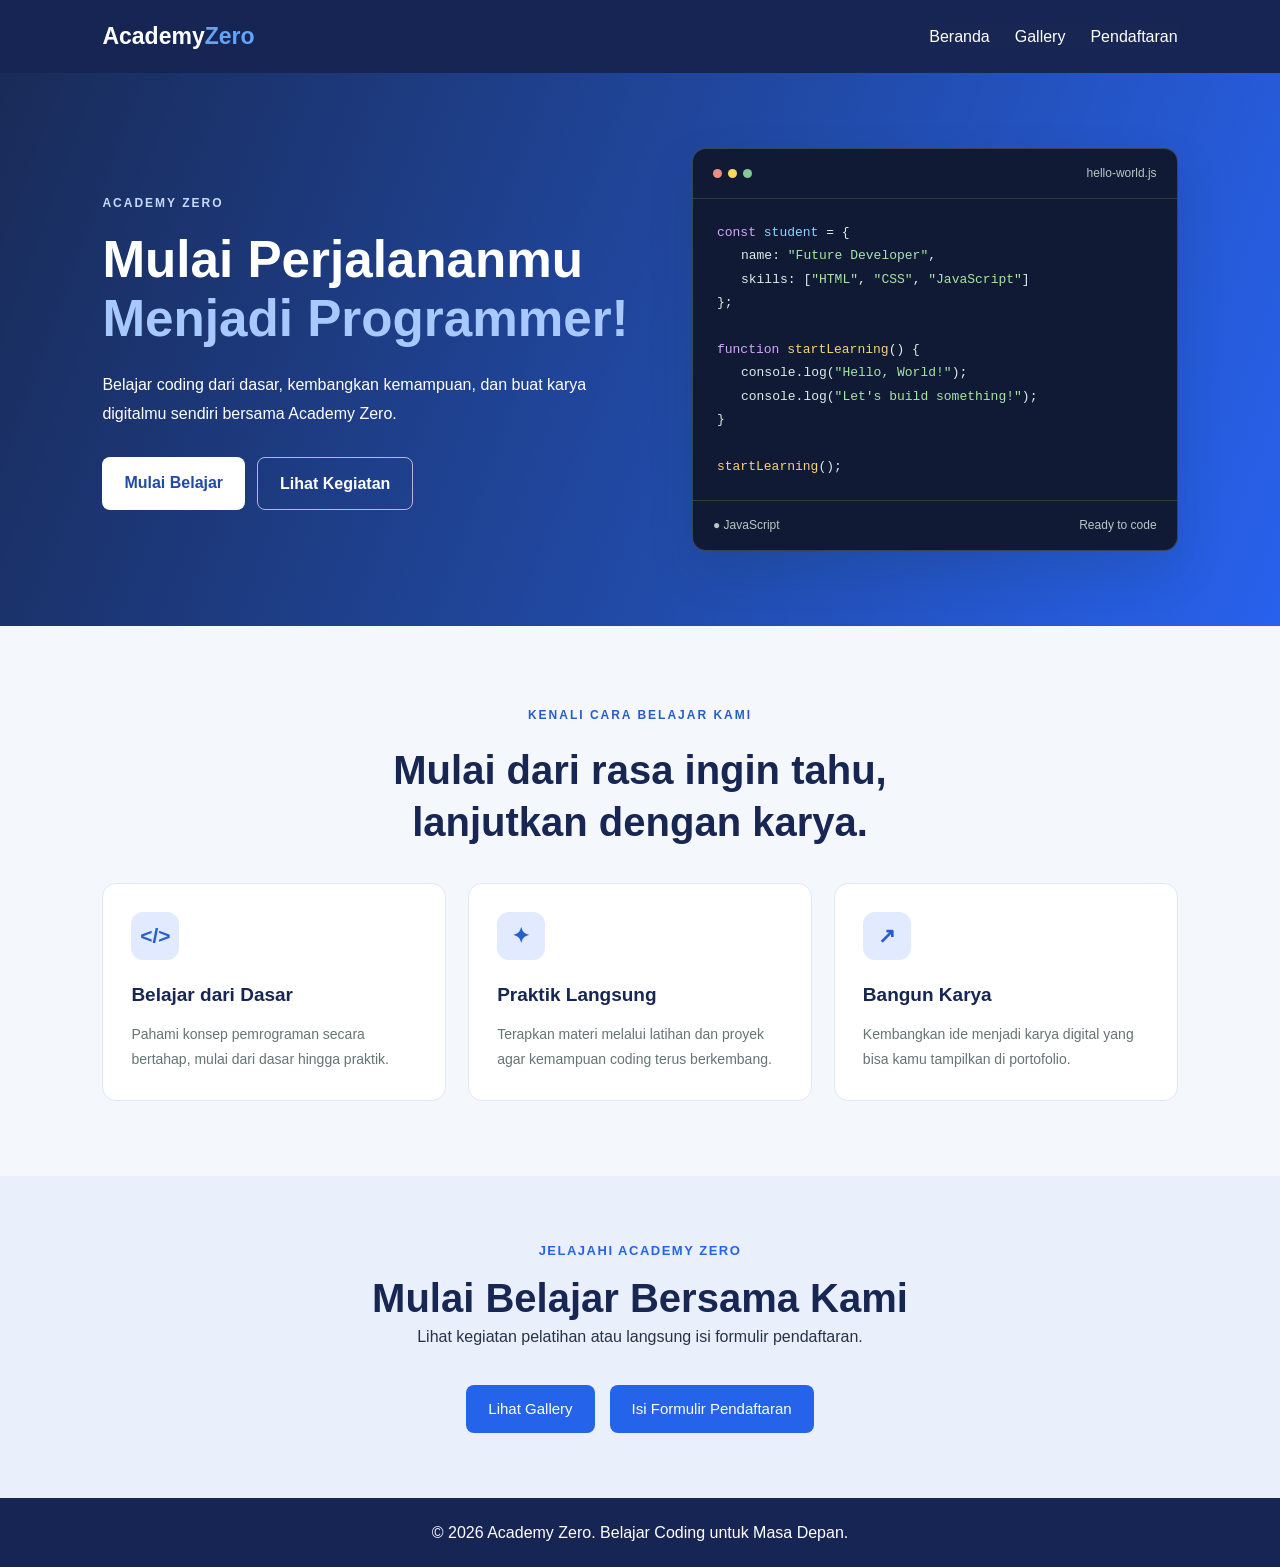
<file: index.html>
<!DOCTYPE html>
<html lang="id">
<head>
    <meta charset="UTF-8">
    <meta name="viewport" content="width=device-width, initial-scale=1.0">
    <title>Beranda | Academy Zero</title>
    <link rel="stylesheet" href="style.css">
</head>
<body>
    <header class="header">
        <div class="logo">Academy<span>Zero</span></div>
        <nav>
            <a href="index.html">Beranda</a>
            <a href="gallery.html">Gallery</a>
            <a href="pendaftaran.html">Pendaftaran</a>
        </nav>
    </header>

    <!-- HERO SECTION -->
    <section class="hero">
        <div class="hero-content">
            <span class="hero-label">ACADEMY ZERO</span>

            <h1>
                Mulai Perjalananmu
                <span>Menjadi Programmer!</span>
            </h1>

            <p>
                Belajar coding dari dasar, kembangkan kemampuan,
                dan buat karya digitalmu sendiri bersama Academy Zero.
            </p>

            <div class="hero-buttons">
                <a href="pendaftaran.html" class="btn-primary">
                    Mulai Belajar
                </a>

                <a href="gallery.html" class="btn-secondary">
                    Lihat Kegiatan
                </a>
            </div>
        </div>

        <!-- PANEL KODE -->
        <div class="code-window">
            <div class="code-header">
                <div class="code-dots">
                    <span></span>
                    <span></span>
                    <span></span>
                </div>
                <span>hello-world.js</span>
            </div>

            <div class="code-body">
                <p><span class="code-purple">const</span>
                    <span class="code-blue">student</span> = {</p>
                <p class="code-indent">
                    name: <span class="code-green">"Future Developer"</span>,
                </p>
                <p class="code-indent">
                    skills: [<span class="code-green">"HTML"</span>,
                    <span class="code-green">"CSS"</span>,
                    <span class="code-green">"JavaScript"</span>]
                </p>
                <p>};</p>
                <br>
                <p><span class="code-purple">function</span>
                    <span class="code-yellow">startLearning</span>() {</p>
                <p class="code-indent">
                    console.log(<span class="code-green">"Hello, World!"</span>);
                </p>
                <p class="code-indent">
                    console.log(<span class="code-green">"Let's build something!"</span>);
                </p>
                <p>}</p>
                <br>
                <p><span class="code-yellow">startLearning</span>();</p>
            </div>

            <div class="code-footer">
                <span>● JavaScript</span>
                <span>Ready to code</span>
            </div>
        </div>
    </section>

    <!-- FITUR BELAJAR -->
    <section class="learning-section">
        <div class="section-heading">
            <span class="section-label">KENALI CARA BELAJAR KAMI</span>
            <h2>Mulai dari rasa ingin tahu,<br>
                lanjutkan dengan karya.</h2>
        </div>

        <div class="feature-grid">
            <article class="feature-card">
                <div class="feature-icon">&lt;/&gt;</div>
                <h3>Belajar dari Dasar</h3>
                <p>
                    Pahami konsep pemrograman secara bertahap,
                    mulai dari dasar hingga praktik.
                </p>
            </article>

            <article class="feature-card">
                <div class="feature-icon">✦</div>
                <h3>Praktik Langsung</h3>
                <p>
                    Terapkan materi melalui latihan dan proyek
                    agar kemampuan coding terus berkembang.
                </p>
            </article>

            <article class="feature-card">
                <div class="feature-icon">↗</div>
                <h3>Bangun Karya</h3>
                <p>
                    Kembangkan ide menjadi karya digital
                    yang bisa kamu tampilkan di portofolio.
                </p>
            </article>
        </div>
    </section>

    <section class="section home-links">
        <div class="section-heading">
            <p class="label">JELAJAHI ACADEMY ZERO</p>
            <h2>Mulai Belajar Bersama Kami</h2>
            <p>
                Lihat kegiatan pelatihan atau langsung isi
                formulir pendaftaran.
            </p>
        </div>

        <div class="home-link-buttons">
            <a href="gallery.html" class="btn">Lihat Gallery</a>
            <a href="pendaftaran.html" class="btn">
                Isi Formulir Pendaftaran
            </a>
        </div>
    </section>

    <footer>
        <p>&copy; 2026 Academy Zero. Belajar Coding untuk Masa Depan.</p>
    </footer>
</body>
</html>
</file>
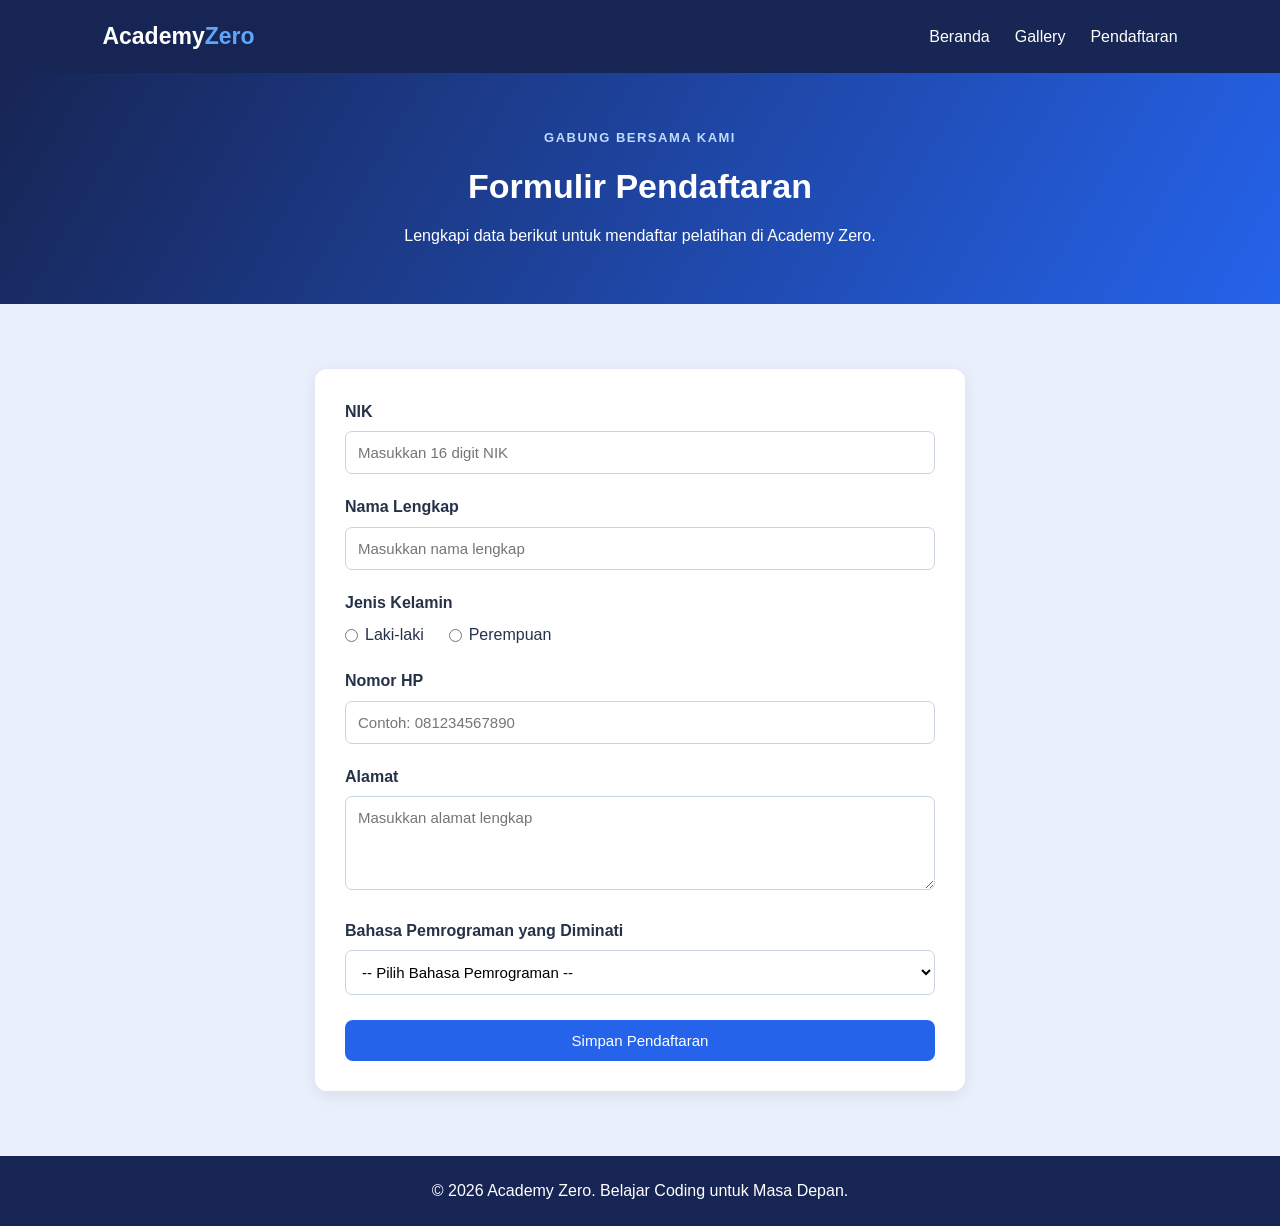
<file: pendaftaran.html>
<!DOCTYPE html>
<html lang="id">
<head>
    <meta charset="UTF-8">
    <meta name="viewport" content="width=device-width, initial-scale=1.0">
    <title>Pendaftaran | Academy Zero</title>
    <link rel="stylesheet" href="style.css">
</head>
<body>
    <header class="header">
        <div class="logo">Academy<span>Zero</span></div>
        <nav>
            <a href="index.html">Beranda</a>
            <a href="gallery.html">Gallery</a>
            <a href="pendaftaran.html">Pendaftaran</a>
        </nav>
    </header>

    <section class="page-banner">
        <p class="label">GABUNG BERSAMA KAMI</p>
        <h1>Formulir Pendaftaran</h1>
        <p>Lengkapi data berikut untuk mendaftar pelatihan di Academy Zero.</p>
    </section>

    <section class="section registration-section">
        <div class="form-container">
            <form id="formPendaftaran">
                <div class="form-group">
                    <label for="nik">NIK</label>
                    <input
                        type="text"
                        id="nik"
                        name="nik"
                        inputmode="numeric"
                        maxlength="16"
                        pattern="[0-9]{16}"
                        title="NIK harus terdiri dari 16 digit angka."
                        placeholder="Masukkan 16 digit NIK"
                        required>
                </div>

                <div class="form-group">
                    <label for="nama">Nama Lengkap</label>
                    <input
                        type="text"
                        id="nama"
                        name="nama"
                        placeholder="Masukkan nama lengkap"
                        required>
                </div>

                <div class="form-group">
                    <label>Jenis Kelamin</label>
                    <div class="radio-group">
                        <label>
                            <input
                                type="radio"
                                name="jenisKelamin"
                                value="Laki-laki"
                                required>
                            Laki-laki
                        </label>

                        <label>
                            <input
                                type="radio"
                                name="jenisKelamin"
                                value="Perempuan">
                            Perempuan
                        </label>
                    </div>
                </div>

                <div class="form-group">
                    <label for="hp">Nomor HP</label>
                    <input
                        type="tel"
                        id="hp"
                        name="hp"
                        inputmode="tel"
                        pattern="[0-9+ -]{10,16}"
                        title="Masukkan nomor HP sepanjang 10–16 karakter."
                        placeholder="Contoh: 081234567890"
                        required>
                </div>

                <div class="form-group">
                    <label for="alamat">Alamat</label>
                    <textarea
                        id="alamat"
                        name="alamat"
                        rows="4"
                        placeholder="Masukkan alamat lengkap"
                        required></textarea>
                </div>

                <div class="form-group">
                    <label for="bahasa">
                        Bahasa Pemrograman yang Diminati
                    </label>
                    <select id="bahasa" name="bahasa" required>
                        <option value="">-- Pilih Bahasa Pemrograman --</option>
                        <option value="HTML dan CSS">HTML dan CSS</option>
                        <option value="JavaScript">JavaScript</option>
                        <option value="Python">Python</option>
                        <option value="Java">Java</option>
                        <option value="C++">C++</option>
                        <option value="PHP">PHP</option>
                    </select>
                </div>

                <button type="submit" class="btn submit-btn">
                    Simpan Pendaftaran
                </button>
            </form>

            
            <div id="hasilPendaftaran" class="result" hidden>
                <h2>Data Pendaftaran</h2>
                <p>Data pendaftaran berhasil dikonfirmasi.</p>

                <div id="detailPendaftaran"></div>

                <div class="aksi-data">
                    <button type="button" id="tombolEdit" class="btn">
                        Edit Data
                    </button>

                    <button type="button" id="tombolHapus" class="btn btn-hapus">
                        Hapus Data
                    </button>
                </div>
            </div>

        </div>
    </section>

    <footer>
        <p>&copy; 2026 Academy Zero. Belajar Coding untuk Masa Depan.</p>
    </footer>

    <script src="script.js"></script>
</body>
</html>
</file>
<file: style.css>
* {
    margin: 0;
    padding: 0;
    box-sizing: border-box;
}

html {
    scroll-behavior: smooth;
    scroll-padding-top: 90px;
}

body {
    font-family: Arial, sans-serif;
    background-color: #f5f7fb;
    color: #263248;
    line-height: 1.6;
}

/* Navigasi */
.header {
    background-color: #172554;
    color: white;
    padding: 18px 8%;
    display: flex;
    justify-content: space-between;
    align-items: center;
    position: sticky;
    top: 0;
    z-index: 10;
}

.logo {
    font-size: 23px;
    font-weight: bold;
}

.logo span {
    color: #60a5fa;
}

nav {
    display: flex;
    gap: 25px;
}

nav a {
    color: white;
    text-decoration: none;
}

nav a:hover {
    color: #93c5fd;
}

/* Beranda */
.hero {
    min-height: 380px;
    padding: 80px 8%;
    display: flex;
    align-items: center;
    background: linear-gradient(120deg, #172554, #2563eb);
    color: white;
}

.hero-content {
    max-width: 680px;
}

.label {
    color: #2563eb;
    font-size: 13px;
    font-weight: bold;
    letter-spacing: 1.5px;
    margin-bottom: 10px;
}

.hero .label {
    color: #bfdbfe;
}

.hero h1 {
    font-size: 40px;
    line-height: 1.2;
    margin-bottom: 20px;
}

.hero p {
    margin-bottom: 25px;
}

.btn {
    display: inline-block;
    border: none;
    border-radius: 8px;
    padding: 12px 22px;
    background-color: #2563eb;
    color: white;
    text-decoration: none;
    font-size: 15px;
    cursor: pointer;
}

.btn:hover {
    background-color: #1d4ed8;
}

.hero .btn {
    background-color: white;
    color: #172554;
}

.hero .btn:hover {
    background-color: #dbeafe;
}

/* Judul halaman */
.page-banner {
    padding: 55px 8%;
    text-align: center;
    background: linear-gradient(120deg, #172554, #2563eb);
    color: white;
}

.page-banner .label {
    color: #bfdbfe;
}

.page-banner h1 {
    font-size: 34px;
    margin-bottom: 10px;
}

/* Bagian umum */
.section {
    padding: 65px 8%;
}

.section-heading {
    text-align: center;
    margin-bottom: 35px;
}

.section-heading h2 {
    font-size: 30px;
    margin-bottom: 8px;
    color: #172554;
}

/* Gallery */
.gallery-container {
    display: grid;
    grid-template-columns: repeat(3, minmax(0, 1fr));
    gap: 25px;
}

.gallery-card {
    background-color: white;
    border-radius: 12px;
    overflow: hidden;
    box-shadow: 0 4px 15px rgba(0, 0, 0, 0.08);
    transition: transform 0.2s;
}

.gallery-card:hover {
    transform: translateY(-5px);
}

.gallery-card img {
    width: 100%;
    height: 210px;
    object-fit: cover;
    display: block;
}

.gallery-info {
    padding: 20px;
}

.gallery-info h3 {
    color: #172554;
    margin-bottom: 10px;
}

.gallery-cta {
    text-align: center;
    margin-top: 45px;
    padding: 30px;
    border-radius: 12px;
    background-color: #eaf0fb;
}

.gallery-cta h2 {
    color: #172554;
    margin-bottom: 10px;
}

.gallery-cta p {
    margin-bottom: 20px;
}

/* Tombol beranda */
.home-links {
    background-color: #eaf0fb;
}

.home-link-buttons {
    display: flex;
    justify-content: center;
    gap: 15px;
    flex-wrap: wrap;
}

/* Formulir pendaftaran */
.registration-section {
    background-color: #eaf0fb;
}

.form-container {
    max-width: 650px;
    margin: auto;
    padding: 30px;
    border-radius: 12px;
    background-color: white;
    box-shadow: 0 4px 15px rgba(0, 0, 0, 0.08);
}

.form-group {
    margin-bottom: 20px;
}

.form-group > label {
    display: block;
    margin-bottom: 7px;
    font-weight: 600;
}

input[type="text"],
input[type="tel"],
textarea,
select {
    width: 100%;
    padding: 12px;
    border: 1px solid #cbd5e1;
    border-radius: 7px;
    font-family: inherit;
    font-size: 15px;
    background-color: white;
}

textarea {
    resize: vertical;
}

input:focus,
textarea:focus,
select:focus {
    outline: 2px solid #93c5fd;
    border-color: #2563eb;
}

.radio-group {
    display: flex;
    gap: 25px;
    flex-wrap: wrap;
}

.radio-group label {
    display: flex;
    align-items: center;
    gap: 7px;
}

.submit-btn {
    width: 100%;
    margin-top: 5px;
}

/* Hasil pendaftaran */
.result {
    margin-top: 20px;
    padding: 25px;
    border: 1px solid #bfdbfe;
    border-radius: 10px;
    background-color: #eff6ff;
    overflow-wrap: anywhere;
}

.result h2 {
    color: #1d4ed8;
    margin-bottom: 10px;
}

.result dl {
    margin: 20px 0;
}

.result dt {
    font-weight: bold;
    margin-top: 12px;
}

.result dd {
    margin-left: 0;
}

.result .btn {
    margin-top: 10px;
}

[hidden] {
    display: none !important;
}

/* Footer */
footer {
    padding: 22px;
    text-align: center;
    background-color: #172554;
    color: white;
}

/* Tampilan tablet */
@media (max-width: 800px) {
    .gallery-container {
        grid-template-columns: repeat(2, minmax(0, 1fr));
    }

    .hero h1 {
        font-size: 32px;
    }
}

/* Tampilan HP */
@media (max-width: 550px) {
    .header {
        padding: 15px 5%;
        flex-direction: column;
        gap: 10px;
    }

    nav {
        gap: 20px;
        flex-wrap: wrap;
        justify-content: center;
    }

    .hero {
        padding: 55px 6%;
    }

    .hero h1 {
        font-size: 29px;
    }

    .page-banner {
        padding: 40px 5%;
    }

    .page-banner h1 {
        font-size: 28px;
    }

    .section {
        padding: 45px 5%;
    }

    .gallery-container {
        grid-template-columns: 1fr;
    }

    .form-container {
        padding: 20px;
    }

    .home-link-buttons {
        flex-direction: column;
    }

    .home-link-buttons .btn {
        text-align: center;
    }
}

.aksi-data {
    display: flex;
    gap: 12px;
    flex-wrap: wrap;
    margin-top: 20px;
}

.btn-hapus {
    background-color: #dc2626;
}

.btn-hapus:hover {
    background-color: #b91c1c;
}

@media (max-width: 550px) {
    .aksi-data {
        flex-direction: column;
    }

    .aksi-data .btn {
        width: 100%;
    }
}

/* ===== HERO DAN PANEL KODE ===== */
.hero {
    display: grid;
    grid-template-columns: 1fr 0.9fr;
    align-items: center;
    gap: 50px;
    padding: 75px 8%;
    background: #f4f7f6;
}

.hero-content {
    min-width: 0;
}

.hero-label,
.section-label {
    display: inline-block;
    color: #0f766e;
    font-size: 12px;
    font-weight: 800;
    letter-spacing: 2px;
    margin-bottom: 18px;
}

.hero-content h1 {
    font-size: clamp(32px, 4vw, 52px);
    line-height: 1.15;
    color: #172b2b;
    margin: 0 0 22px;
}

.hero-content h1 span {
    display: block;
    color: #0f766e;
}

.hero-content p {
    max-width: 500px;
    color: #61716f;
    line-height: 1.8;
    margin-bottom: 28px;
}

.hero-buttons {
    display: flex;
    flex-wrap: wrap;
    gap: 12px;
}

.btn-primary,
.btn-secondary {
    display: inline-block;
    padding: 13px 22px;
    border-radius: 8px;
    text-decoration: none;
    font-weight: 700;
    transition: 0.2s ease;
}

.btn-primary {
    background: #0f766e;
    color: white;
}

.btn-primary:hover {
    background: #115e59;
    transform: translateY(-2px);
}

.btn-secondary {
    border: 1px solid #cbd8d5;
    color: #174b47;
    background: white;
}

.btn-secondary:hover {
    border-color: #0f766e;
}

/* ===== JENDELA KODE ===== */
.code-window {
    min-width: 0;
    overflow: hidden;
    background: #142321;
    border: 1px solid #29423e;
    border-radius: 14px;
    box-shadow: 0 20px 45px rgba(15, 50, 45, 0.15);
}

.code-header,
.code-footer {
    display: flex;
    align-items: center;
    justify-content: space-between;
    gap: 12px;
    padding: 15px 20px;
    color: #b5c8c3;
    font-size: 12px;
}

.code-header {
    border-bottom: 1px solid #29423e;
}

.code-footer {
    border-top: 1px solid #29423e;
}

.code-dots {
    display: flex;
    gap: 6px;
}

.code-dots span {
    width: 9px;
    height: 9px;
    border-radius: 50%;
    background: #7ba79a;
}

.code-dots span:first-child {
    background: #f28b82;
}

.code-dots span:nth-child(2) {
    background: #fdd663;
}

.code-dots span:nth-child(3) {
    background: #81c995;
}

.code-body {
    padding: 22px 24px;
    color: #e0ebe7;
    font-family: Consolas, "Courier New", monospace;
    font-size: 13px;
    line-height: 1.8;
    overflow-x: auto;
}

.code-body p {
    margin: 0;
    white-space: nowrap;
}

.code-indent {
    padding-left: 24px;
}

.code-purple {
    color: #d5a6ff;
}

.code-blue {
    color: #8bd5ff;
}

.code-green {
    color: #a8e6a3;
}

.code-yellow {
    color: #f6d477;
}

/* ===== BAGIAN FITUR BELAJAR ===== */
.learning-section {
    padding: 75px 8%;
    background: #ffffff;
}

.section-heading {
    margin-bottom: 35px;
}

.section-heading h2 {
    color: #172b2b;
    font-size: clamp(28px, 3.5vw, 40px);
    line-height: 1.3;
    margin: 0;
}

.feature-grid {
    display: grid;
    grid-template-columns: repeat(3, minmax(0, 1fr));
    gap: 22px;
}

.feature-card {
    padding: 28px;
    background: #f8faf9;
    border: 1px solid #e2eae7;
    border-radius: 14px;
    transition: transform 0.2s ease, box-shadow 0.2s ease;
}

.feature-card:hover {
    transform: translateY(-4px);
    box-shadow: 0 12px 28px rgba(20, 60, 50, 0.08);
}

.feature-icon {
    display: flex;
    align-items: center;
    justify-content: center;
    width: 48px;
    height: 48px;
    margin-bottom: 20px;
    border-radius: 12px;
    background: #dcefeb;
    color: #0f766e;
    font-size: 21px;
    font-weight: 800;
}

.feature-card h3 {
    color: #172b2b;
    font-size: 19px;
    margin: 0 0 12px;
}

.feature-card p {
    color: #657572;
    font-size: 14px;
    line-height: 1.8;
    margin: 0;
}

/* ===== RESPONSIVE HP DAN TABLET ===== */
@media (max-width: 900px) {
    .hero {
        grid-template-columns: 1fr;
        gap: 35px;
        padding: 55px 6%;
    }

    .learning-section {
        padding: 55px 6%;
    }

    .feature-grid {
        grid-template-columns: repeat(2, minmax(0, 1fr));
    }
}

@media (max-width: 600px) {
    .hero {
        padding: 42px 5%;
    }

    .hero-content h1 {
        font-size: 34px;
    }

    .hero-buttons {
        flex-direction: column;
        align-items: stretch;
    }

    .hero-buttons a {
        text-align: center;
    }

    .code-body {
        padding: 18px 14px;
        font-size: 11px;
    }

    .learning-section {
        padding: 45px 5%;
    }

    .feature-grid {
        grid-template-columns: 1fr;
    }

    .feature-card {
        padding: 23px;
    }
}

body {
    margin: 0;
}

/* Navbar */
nav,
.navbar,
header {
    background: #172653;
    color: #ffffff;
}

nav a,
.navbar a,
header a {
    color: #ffffff;
    text-decoration: none;
}

/* Hero Beranda */
.hero {
    background: linear-gradient(
        110deg,
        #192b58 0%,
        #214aa6 55%,
        #2861ed 100%
    );
    color: #ffffff;
}

/* Judul dan paragraf hero */
.hero-content h1,
.hero-content p {
    color: #ffffff;
}

.hero-content h1 span {
    color: #a8c9ff;
}

/* Label kecil */
.hero-label {
    color: #c6d9ff;
}

/* Tombol */
.btn-primary {
    background: #ffffff;
    color: #214aa6;
}

.btn-primary:hover {
    background: #e5edff;
}

.btn-secondary {
    background: transparent;
    color: #ffffff;
    border: 1px solid rgba(255, 255, 255, 0.65);
}

/* Panel kode */
.code-window {
    background: #101a35;
    border: 1px solid rgba(255, 255, 255, 0.18);
}

/* Bagian kartu belajar */
.learning-section {
    background: #f4f7fc;
}

.section-heading h2 {
    color: #172653;
}

.section-label {
    color: #285dcc;
}

.feature-card {
    background: #ffffff;
    border: 1px solid #dfe7f5;
}

.feature-card h3 {
    color: #172653;
}

.feature-icon {
    background: #e1eaff;
    color: #285dcc;
}
</file>
